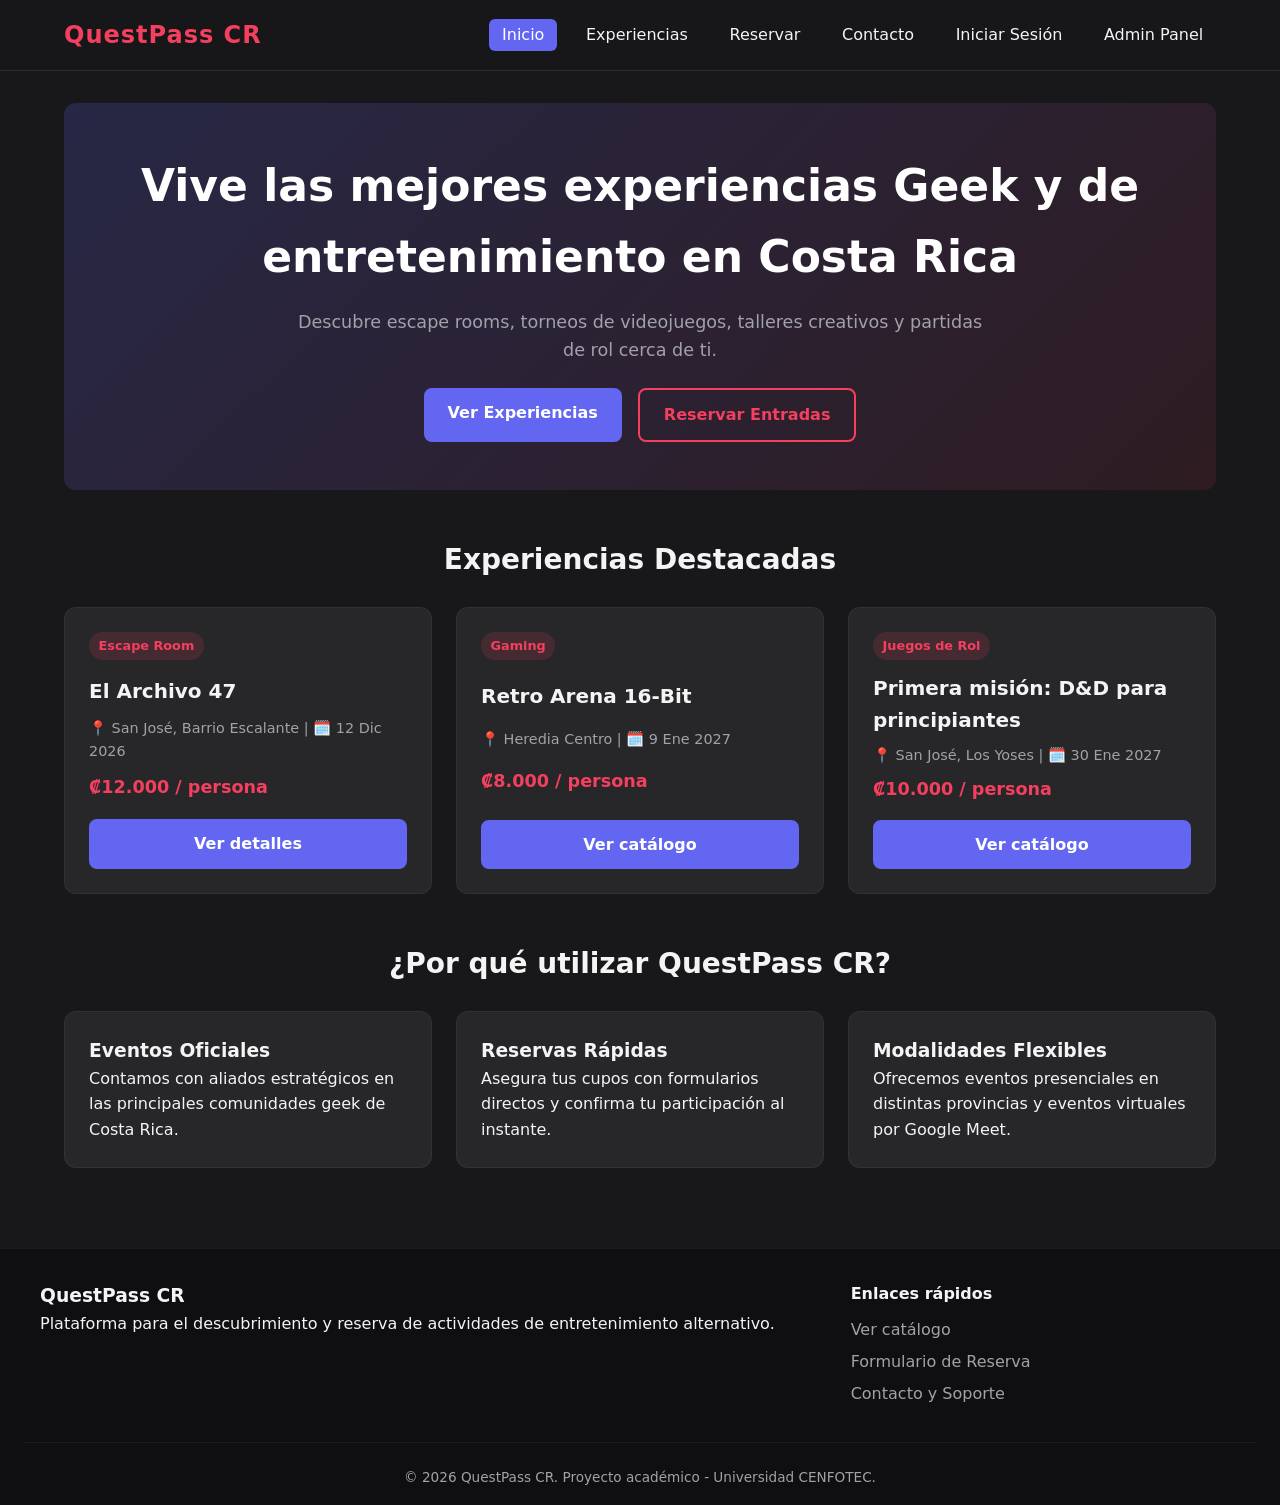
<file: index.html>
<!DOCTYPE html>
<html lang="es">
<head>
    <meta charset="UTF-8">
    <meta name="viewport" content="width=device-width, initial-scale=1.0">
    <title>QuestPass CR - Inicio</title>
    <link rel="stylesheet" href="css/styles.css">
</head>
<body>

    <!-- Header y Navegación -->
    <header class="main-header">
        <div class="header-container">
            <a href="index.html" class="brand-logo">QuestPass CR</a>
            
            <nav class="main-nav" aria-label="Navegación principal">
                <ul>
                    <li><a href="index.html" class="active">Inicio</a></li>
                    <li><a href="experiencias.html">Experiencias</a></li>
                    <li><a href="reservar.html">Reservar</a></li>
                    <li><a href="contacto.html">Contacto</a></li>
                    <li><a href="login.html">Iniciar Sesión</a></li>
                    <li><a href="admin.html">Admin Panel</a></li>
                </ul>
            </nav>
        </div>
    </header>

    <!-- Contenido Principal -->
    <main>
        <!-- Hero Section -->
        <section class="hero-section">
            <div class="hero-content">
                <h1>Vive las mejores experiencias Geek y de entretenimiento en Costa Rica</h1>
                <p>Descubre escape rooms, torneos de videojuegos, talleres creativos y partidas de rol cerca de ti.</p>
                <div class="hero-buttons">
                    <a href="experiencias.html" class="btn btn-primary">Ver Experiencias</a>
                    <a href="reservar.html" class="btn btn-secondary">Reservar Entradas</a>
                </div>
            </div>
        </section>

        <!-- Experiencias Destacadas -->
        <section class="featured-section">
            <h2>Experiencias Destacadas</h2>
            <div class="grid-container">
                
                <article class="card">
                    <span class="badge">Escape Room</span>
                    <h3>El Archivo 47</h3>
                    <p class="card-info">📍 San José, Barrio Escalante | 🗓️ 12 Dic 2026</p>
                    <p class="card-price">₡12.000 / persona</p>
                    <a href="detalle.html" class="btn btn-card">Ver detalles</a>
                </article>

                <article class="card">
                    <span class="badge">Gaming</span>
                    <h3>Retro Arena 16-Bit</h3>
                    <p class="card-info">📍 Heredia Centro | 🗓️ 9 Ene 2027</p>
                    <p class="card-price">₡8.000 / persona</p>
                    <a href="experiencias.html" class="btn btn-card">Ver catálogo</a>
                </article>

                <article class="card">
                    <span class="badge">Juegos de Rol</span>
                    <h3>Primera misión: D&D para principiantes</h3>
                    <p class="card-info">📍 San José, Los Yoses | 🗓️ 30 Ene 2027</p>
                    <p class="card-price">₡10.000 / persona</p>
                    <a href="experiencias.html" class="btn btn-card">Ver catálogo</a>
                </article>

            </div>
        </section>

        <!-- Información Sobre la Plataforma -->
        <section class="about-section">
            <h2>¿Por qué utilizar QuestPass CR?</h2>
            <div class="features-grid">
                <article class="feature-item">
                    <h3>Eventos Oficiales</h3>
                    <p>Contamos con aliados estratégicos en las principales comunidades geek de Costa Rica.</p>
                </article>
                <article class="feature-item">
                    <h3>Reservas Rápidas</h3>
                    <p>Asegura tus cupos con formularios directos y confirma tu participación al instante.</p>
                </article>
                <article class="feature-item">
                    <h3>Modalidades Flexibles</h3>
                    <p>Ofrecemos eventos presenciales en distintas provincias y eventos virtuales por Google Meet.</p>
                </article>
            </div>
        </section>
    </main>

    <!-- Pie de Página -->
    <footer class="main-footer">
        <div class="footer-container">
            <div class="footer-info">
                <h3>QuestPass CR</h3>
                <p>Plataforma para el descubrimiento y reserva de actividades de entretenimiento alternativo.</p>
            </div>
            <div class="footer-links">
                <h4>Enlaces rápidos</h4>
                <ul>
                    <li><a href="experiencias.html">Ver catálogo</a></li>
                    <li><a href="reservar.html">Formulario de Reserva</a></li>
                    <li><a href="contacto.html">Contacto y Soporte</a></li>
                </ul>
            </div>
        </div>
        <div class="footer-bottom">
            <p>&copy; 2026 QuestPass CR. Proyecto académico - Universidad CENFOTEC.</p>
        </div>
    </footer>

</body>
</html>
</file>
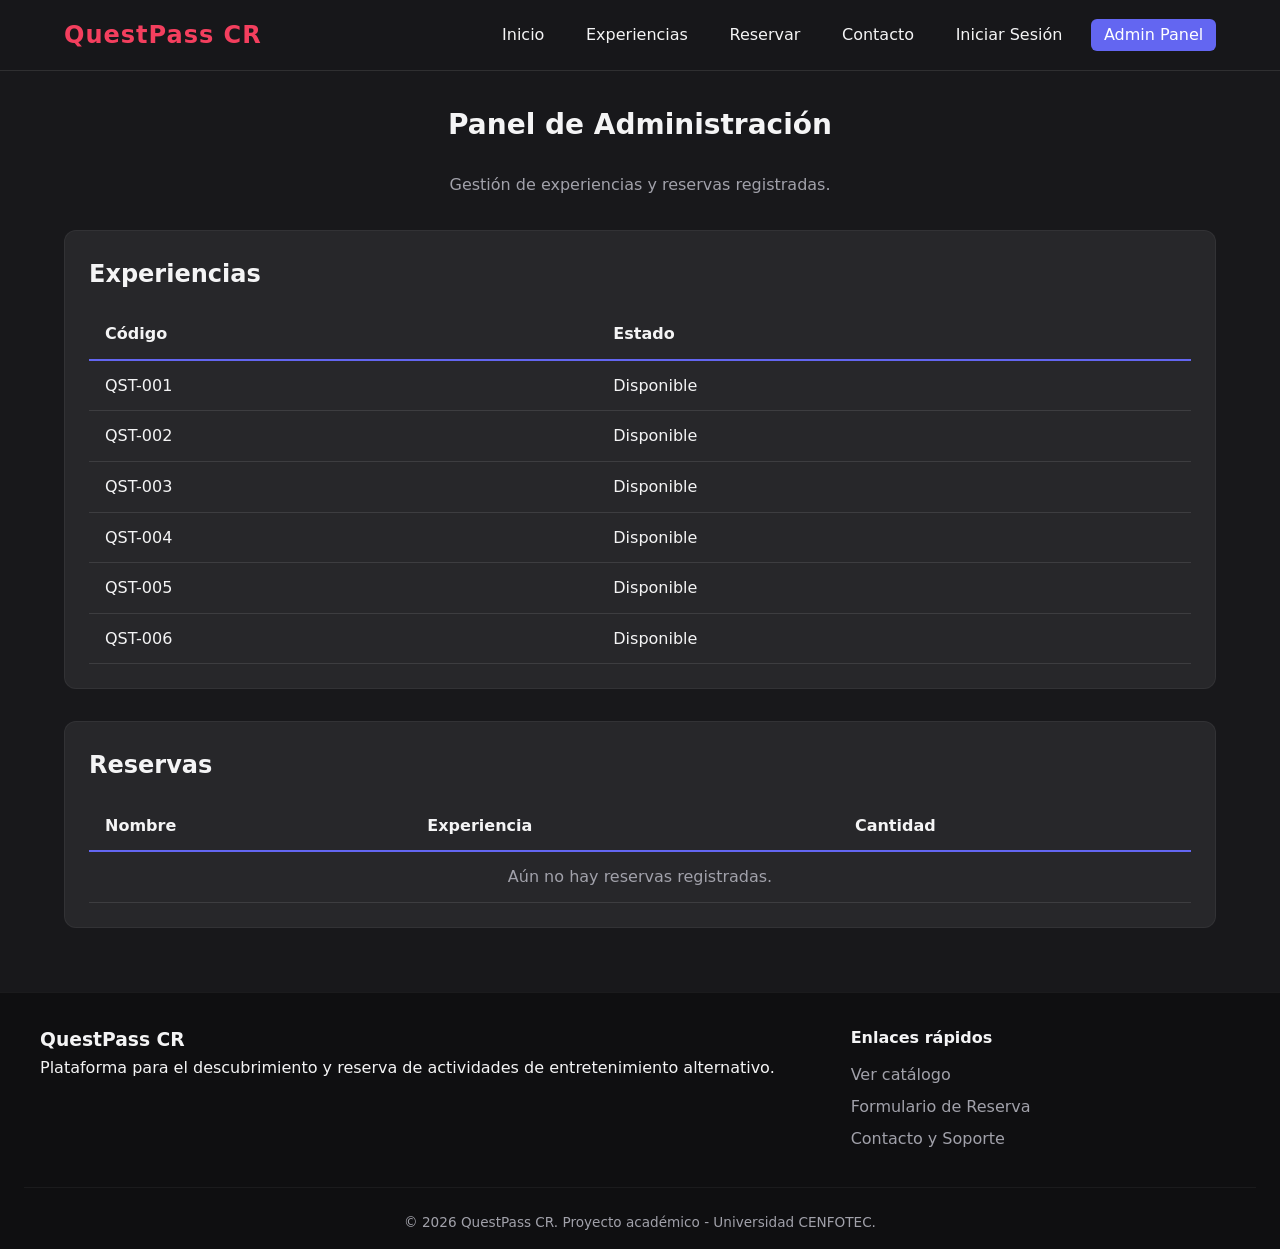
<file: admin.html>
<!DOCTYPE html>
<html lang="es">

<head>
    <meta charset="UTF-8">
    <meta name="viewport" content="width=device-width, initial-scale=1.0">
    <title>QuestPass CR - Panel de Administración</title>
    <link rel="stylesheet" href="css/styles.css">
</head>

<body>

    <!-- Header y Navegación -->
    <header class="main-header">
        <div class="header-container">
            <a href="index.html" class="brand-logo">QuestPass CR</a>

            <nav class="main-nav" aria-label="Navegación principal">
                <ul>
                    <li><a href="index.html">Inicio</a></li>
                    <li><a href="experiencias.html">Experiencias</a></li>
                    <li><a href="reservar.html">Reservar</a></li>
                    <li><a href="contacto.html">Contacto</a></li>
                    <li><a href="login.html">Iniciar Sesión</a></li>
                    <li><a href="admin.html" class="active">Admin Panel</a></li>
                </ul>
            </nav>
        </div>
    </header>


    <main>
        <section class="catalog-header">
            <h1>Panel de Administración</h1>
            <p>Gestión de experiencias y reservas registradas.</p>
        </section>

        <div class="admin-grid">
            <!-- Tabla de Experiencias -->
            <section class="card">
                <h2>Experiencias</h2>
                <div class="table-container">
                    <table class="data-table">
                        <thead>
                            <tr>
                                <th>Código</th>
                                <th>Estado</th>
                            </tr>
                        </thead>
                        <tbody>
                            <tr>
                                <td>QST-001</td>
                                <td>Disponible</td>
                            </tr>
                            <tr>
                                <td>QST-002</td>
                                <td>Disponible</td>
                            </tr>
                            <tr>
                                <td>QST-003</td>
                                <td>Disponible</td>
                            </tr>
                            <tr>
                                <td>QST-004</td>
                                <td>Disponible</td>
                            </tr>
                            <tr>
                                <td>QST-005</td>
                                <td>Disponible</td>
                            </tr>
                            <tr>
                                <td>QST-006</td>
                                <td>Disponible</td>
                            </tr>
                        </tbody>
                    </table>
                </div>
            </section>

            <!-- Tabla de Reservas -->
            <section class="card">
                <h2>Reservas</h2>
                <div class="table-container">
                    <table class="data-table">
                        <thead>
                            <tr>
                                <th>Nombre</th>
                                <th>Experiencia</th>
                                <th>Cantidad</th>
                            </tr>
                        </thead>
                        <tbody>
                            <tr>
                                <td colspan="3" class="empty-table-msg">
                                    Aún no hay reservas registradas.
                                </td>
                            </tr>
                        </tbody>
                    </table>
                </div>
            </section>
        </div>
    </main>
    <!-- Pie de Página -->
    <footer class="main-footer">
        <div class="footer-container">
            <div class="footer-info">
                <h3>QuestPass CR</h3>
                <p>Plataforma para el descubrimiento y reserva de actividades de entretenimiento alternativo.</p>
            </div>
            <div class="footer-links">
                <h4>Enlaces rápidos</h4>
                <ul>
                    <li><a href="experiencias.html">Ver catálogo</a></li>
                    <li><a href="reservar.html">Formulario de Reserva</a></li>
                    <li><a href="contacto.html">Contacto y Soporte</a></li>
                </ul>
            </div>
        </div>
        <div class="footer-bottom">
            <p>&copy; 2026 QuestPass CR. Proyecto académico - Universidad CENFOTEC.</p>
        </div>
    </footer>

</body>

</html>
</file>
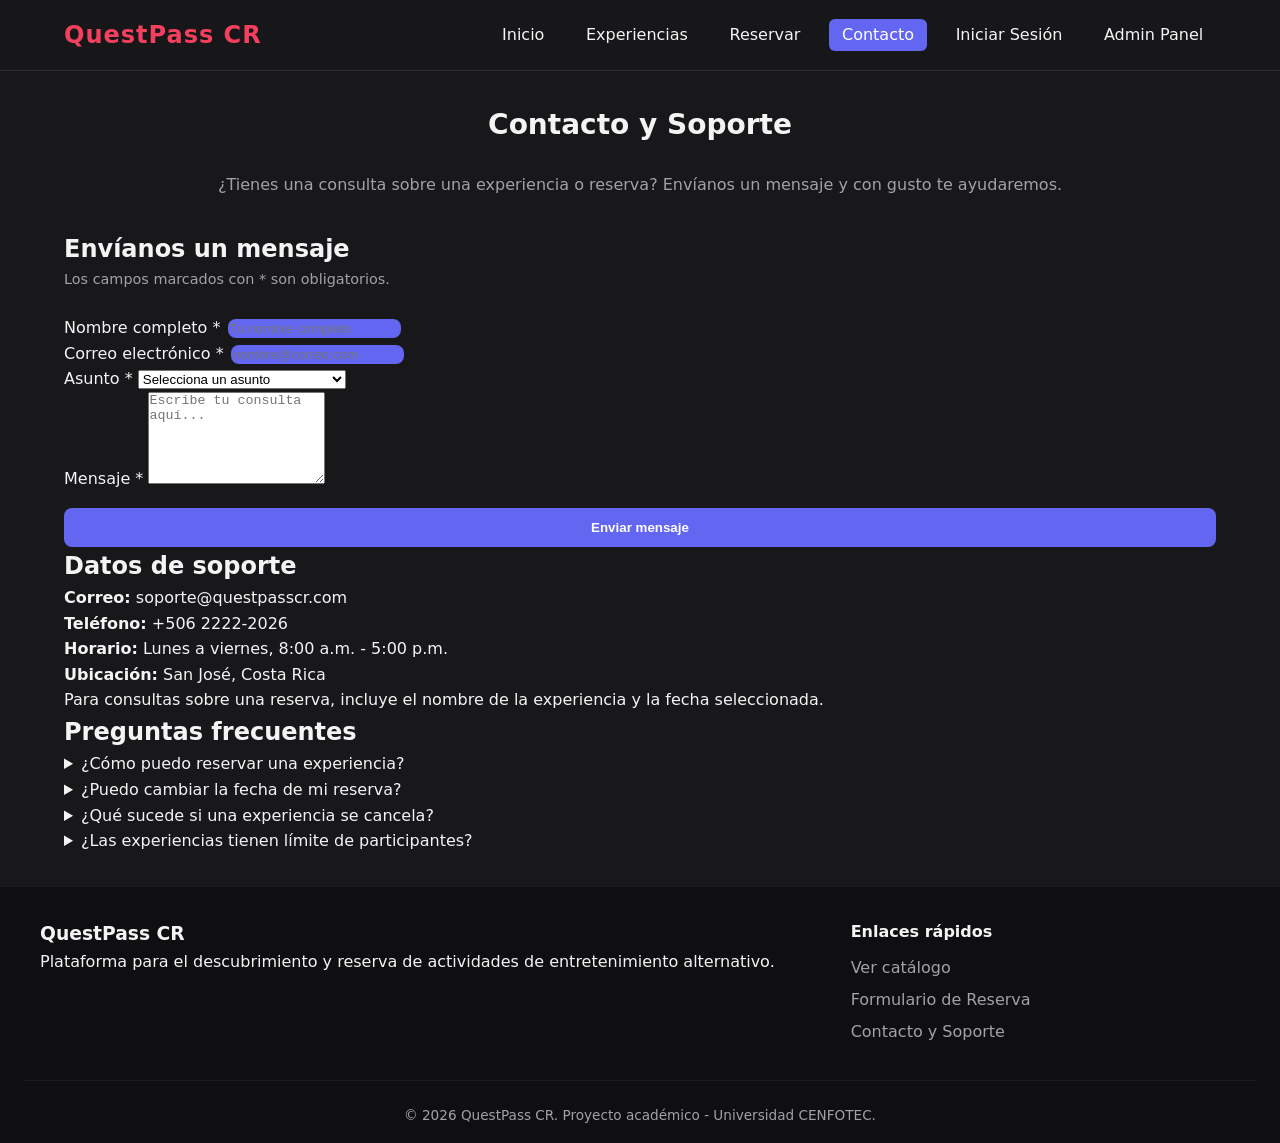
<file: contacto.html>
<!DOCTYPE html>
<html lang="es">
<head>
    <meta charset="UTF-8">
    <meta name="viewport" content="width=device-width, initial-scale=1.0">
    <title>QuestPass CR - Contacto y Soporte</title>
    <link rel="stylesheet" href="css/styles.css">
</head>
<body>
    <header class="main-header">
        <div class="header-container">
            <a href="index.html" class="brand-logo">QuestPass CR</a>
            <nav class="main-nav" aria-label="Navegación principal">
                <ul>
                    <li><a href="index.html">Inicio</a></li>
                    <li><a href="experiencias.html">Experiencias</a></li>
                    <li><a href="reservar.html">Reservar</a></li>
                    <li><a href="contacto.html" class="active">Contacto</a></li>
                    <li><a href="login.html">Iniciar Sesión</a></li>
                    <li><a href="admin.html">Admin Panel</a></li>
                </ul>
            </nav>
        </div>
    </header>

    <main>
        <section class="catalog-header">
            <h1>Contacto y Soporte</h1>
            <p>¿Tienes una consulta sobre una experiencia o reserva? Envíanos un mensaje y con gusto te ayudaremos.</p>
        </section>

        <div class="contact-layout">
            <section class="form-card" aria-labelledby="titulo-contacto">
                <h2 id="titulo-contacto">Envíanos un mensaje</h2>
                <p class="form-intro">Los campos marcados con * son obligatorios.</p>

                <form action="#" method="post" class="site-form">
                    <div class="form-group">
                        <label for="nombre">Nombre completo *</label>
                        <input type="text" id="nombre" name="nombre" autocomplete="name" placeholder="Tu nombre completo" required>
                    </div>

                    <div class="form-group">
                        <label for="correo">Correo electrónico *</label>
                        <input type="email" id="correo" name="correo" autocomplete="email" placeholder="nombre@correo.com" required>
                    </div>

                    <div class="form-group">
                        <label for="asunto">Asunto *</label>
                        <select id="asunto" name="asunto" required>
                            <option value="" selected disabled>Selecciona un asunto</option>
                            <option value="reserva">Consulta sobre una reserva</option>
                            <option value="experiencia">Información de una experiencia</option>
                            <option value="pago">Consulta de pago</option>
                            <option value="soporte">Soporte técnico</option>
                            <option value="otro">Otro</option>
                        </select>
                    </div>

                    <div class="form-group">
                        <label for="mensaje">Mensaje *</label>
                        <textarea id="mensaje" name="mensaje" rows="6" placeholder="Escribe tu consulta aquí..." required></textarea>
                    </div>

                    <button type="submit" class="btn btn-primary form-submit">Enviar mensaje</button>
                </form>
            </section>

            <aside class="support-card" aria-labelledby="titulo-soporte">
                <h2 id="titulo-soporte">Datos de soporte</h2>
                <p><strong>Correo:</strong> soporte@questpasscr.com</p>
                <p><strong>Teléfono:</strong> +506 2222-2026</p>
                <p><strong>Horario:</strong> Lunes a viernes, 8:00 a.m. - 5:00 p.m.</p>
                <p><strong>Ubicación:</strong> San José, Costa Rica</p>
                <p class="support-note">Para consultas sobre una reserva, incluye el nombre de la experiencia y la fecha seleccionada.</p>
            </aside>
        </div>

        <section class="faq-section" aria-labelledby="titulo-faq">
            <h2 id="titulo-faq">Preguntas frecuentes</h2>
            <div class="faq-list">
                <details>
                    <summary>¿Cómo puedo reservar una experiencia?</summary>
                    <p>Ingresa a la sección Reservar, selecciona la experiencia, la fecha y la cantidad de entradas. Luego completa tus datos y confirma la solicitud.</p>
                </details>
                <details>
                    <summary>¿Puedo cambiar la fecha de mi reserva?</summary>
                    <p>Sí. Comunícate con soporte indicando los datos de tu reserva. Los cambios dependen de la disponibilidad de la experiencia.</p>
                </details>
                <details>
                    <summary>¿Qué sucede si una experiencia se cancela?</summary>
                    <p>QuestPass CR notificará a las personas registradas por correo electrónico y brindará información sobre reprogramación o alternativas disponibles.</p>
                </details>
                <details>
                    <summary>¿Las experiencias tienen límite de participantes?</summary>
                    <p>Sí. Cada actividad tiene una capacidad distinta. Puedes consultar el rango de participantes en el catálogo de experiencias.</p>
                </details>
            </div>
        </section>
    </main>

    <footer class="main-footer">
        <div class="footer-container">
            <div class="footer-info">
                <h3>QuestPass CR</h3>
                <p>Plataforma para el descubrimiento y reserva de actividades de entretenimiento alternativo.</p>
            </div>
            <div class="footer-links">
                <h4>Enlaces rápidos</h4>
                <ul>
                    <li><a href="experiencias.html">Ver catálogo</a></li>
                    <li><a href="reservar.html">Formulario de Reserva</a></li>
                    <li><a href="contacto.html">Contacto y Soporte</a></li>
                </ul>
            </div>
        </div>
        <div class="footer-bottom">
            <p>&copy; 2026 QuestPass CR. Proyecto académico - Universidad CENFOTEC.</p>
        </div>
    </footer>
</body>
</html>
</file>
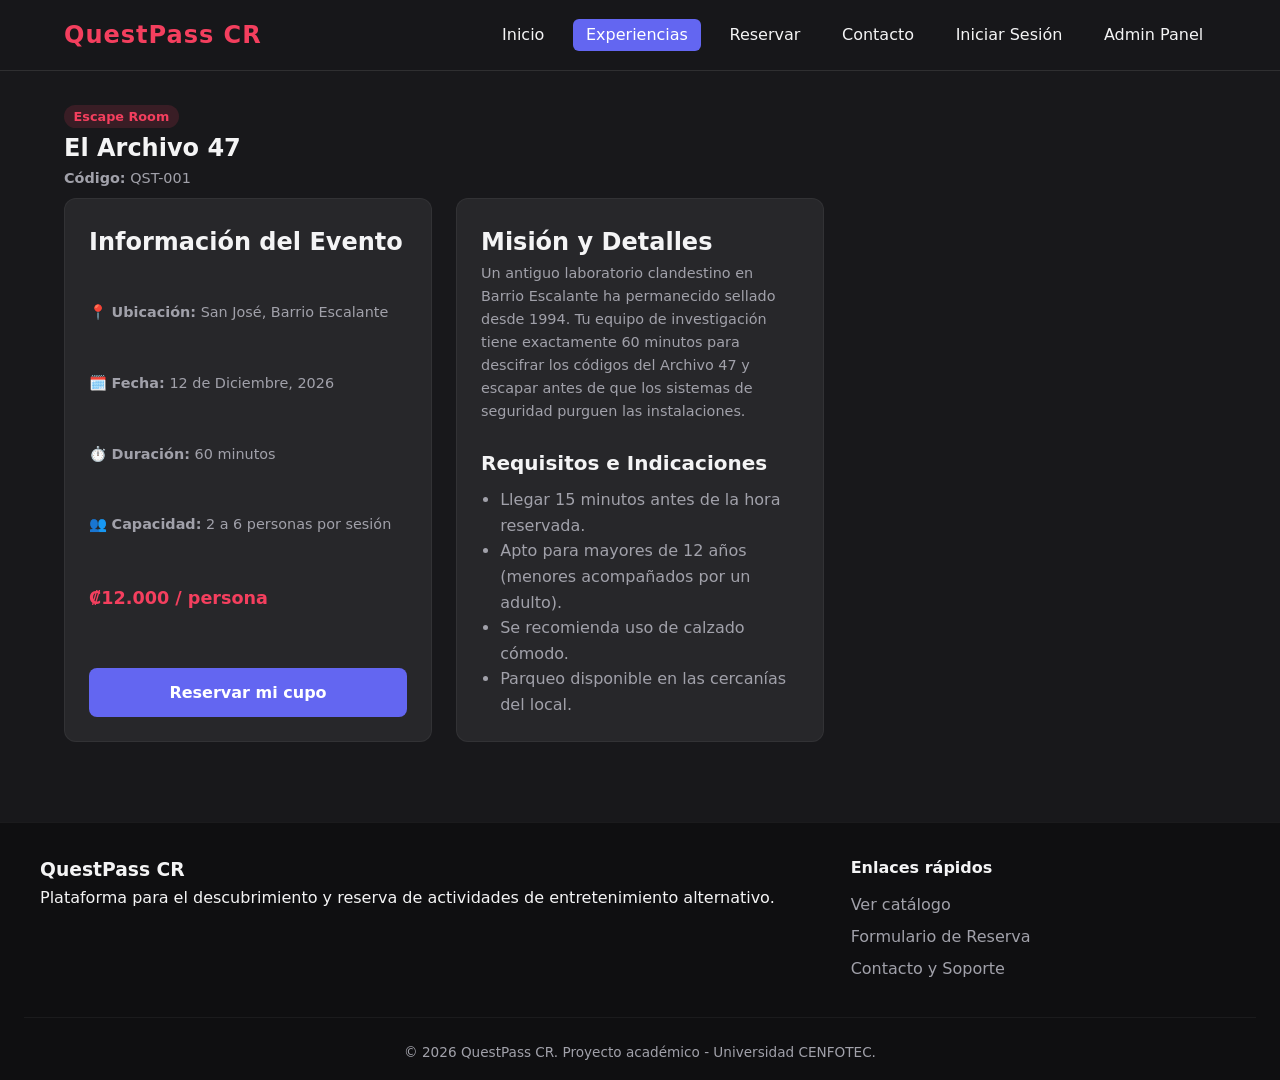
<file: detalle.html>
<!DOCTYPE html>
<html lang="es">
<head>
    <meta charset="UTF-8">
    <meta name="viewport" content="width=device-width, initial-scale=1.0">
    <title>QuestPass CR - Detalle: El Archivo 47</title>
    <link rel="stylesheet" href="css/styles.css">
</head>
<body>

    <!-- header y navegacion -->
    <header class="main-header">
        <div class="header-container">
            <a href="index.html" class="brand-logo">QuestPass CR</a>
            
            <nav class="main-nav" aria-label="Navegación principal">
                <ul>
                    <li><a href="index.html">Inicio</a></li>
                    <li><a href="experiencias.html" class="active">Experiencias</a></li>
                    <li><a href="reservar.html">Reservar</a></li>
                    <li><a href="contacto.html">Contacto</a></li>
                    <li><a href="login.html">Iniciar Sesión</a></li>
                    <li><a href="admin.html">Admin Panel</a></li>
                </ul>
            </nav>
        </div>
    </header>

    <!-- contenido principal -->
    <main>
        <!-- detalle de la experiencia -->
        <article class="detail-section">
            <header class="detail-header">
                <span class="badge">Escape Room</span>
                <h1>El Archivo 47</h1>
                <p class="card-info"><strong>Código:</strong> QST-001</p>
            </header>

            <div class="grid-container">
                <!-- informacion clave -->
                <section class="card">
                    <h2>Información del Evento</h2>
                    <p class="card-info">📍 <strong>Ubicación:</strong> San José, Barrio Escalante</p>
                    <p class="card-info">🗓️ <strong>Fecha:</strong> 12 de Diciembre, 2026</p>
                    <p class="card-info">⏱️ <strong>Duración:</strong> 60 minutos</p>
                    <p class="card-info">👥 <strong>Capacidad:</strong> 2 a 6 personas por sesión</p>
                    <p class="card-price">₡12.000 / persona</p>
                    <a href="reservar.html" class="btn btn-primary" style="text-align: center; margin-top: 1rem;">Reservar mi cupo</a>
                </section>

                <!-- descripcion y requisitos -->
                <section class="card">
                    <h2>Misión y Detalles</h2>
                    <p class="card-info">Un antiguo laboratorio clandestino en Barrio Escalante ha permanecido sellado desde 1994. Tu equipo de investigación tiene exactamente 60 minutos para descifrar los códigos del Archivo 47 y escapar antes de que los sistemas de seguridad purguen las instalaciones.</p>
                    
                    <h3 style="margin-top: 1rem; margin-bottom: 0.5rem;">Requisitos e Indicaciones</h3>
                    <ul style="color: var(--text-muted); padding-left: 1.2rem;">
                        <li>Llegar 15 minutos antes de la hora reservada.</li>
                        <li>Apto para mayores de 12 años (menores acompañados por un adulto).</li>
                        <li>Se recomienda uso de calzado cómodo.</li>
                        <li>Parqueo disponible en las cercanías del local.</li>
                    </ul>
                </section>
            </div>
        </article>
    </main>

    <!-- footer -->
    <footer class="main-footer">
        <div class="footer-container">
            <div class="footer-info">
                <h3>QuestPass CR</h3>
                <p>Plataforma para el descubrimiento y reserva de actividades de entretenimiento alternativo.</p>
            </div>
            <div class="footer-links">
                <h4>Enlaces rápidos</h4>
                <ul>
                    <li><a href="experiencias.html">Ver catálogo</a></li>
                    <li><a href="reservar.html">Formulario de Reserva</a></li>
                    <li><a href="contacto.html">Contacto y Soporte</a></li>
                </ul>
            </div>
        </div>
        <div class="footer-bottom">
            <p>&copy; 2026 QuestPass CR. Proyecto académico - Universidad CENFOTEC.</p>
        </div>
    </footer>

</body>
</html>
</file>
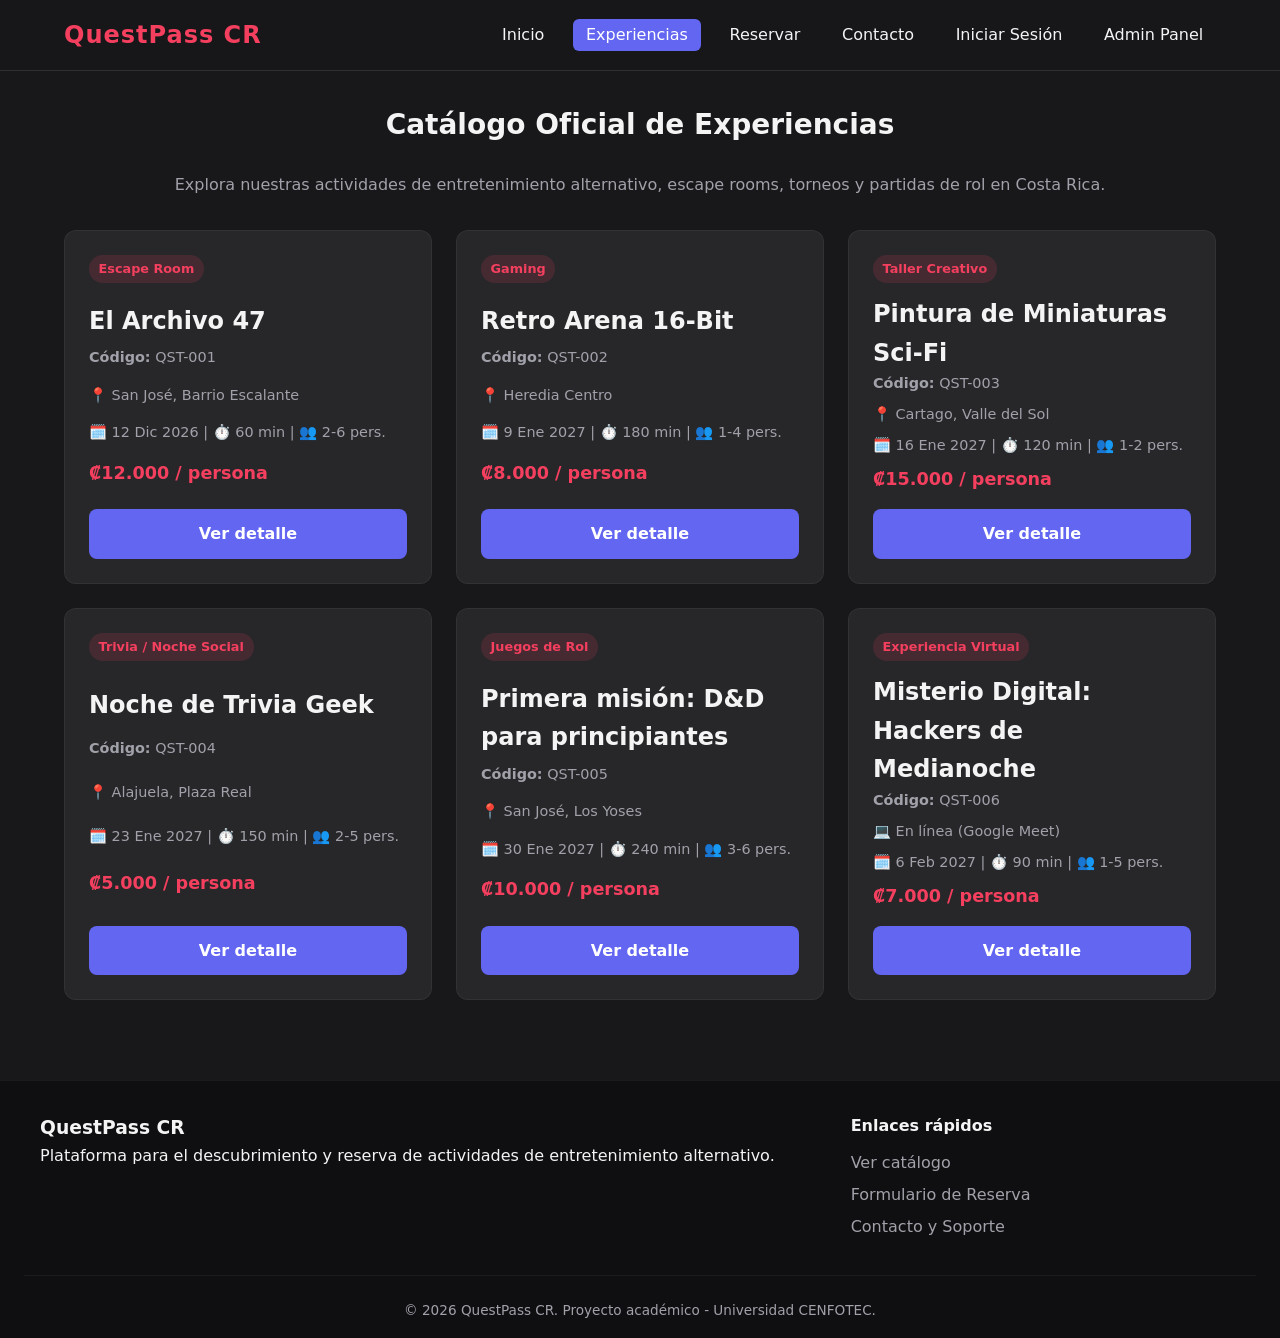
<file: experiencias.html>
<!DOCTYPE html>
<html lang="es">

<head>
    <meta charset="UTF-8">
    <meta name="viewport" content="width=device-width, initial-scale=1.0">
    <title>QuestPass CR - Catálogo de Experiencias</title>
    <link rel="stylesheet" href="css/styles.css">
</head>

<body>

    <!-- Header y Navegación -->
    <header class="main-header">
        <div class="header-container">
            <a href="index.html" class="brand-logo">QuestPass CR</a>

            <nav class="main-nav" aria-label="Navegación principal">
                <ul>
                    <li><a href="index.html">Inicio</a></li>
                    <li><a href="experiencias.html" class="active">Experiencias</a></li>
                    <li><a href="reservar.html">Reservar</a></li>
                    <li><a href="contacto.html">Contacto</a></li>
                    <li><a href="login.html">Iniciar Sesión</a></li>
                    <li><a href="admin.html">Admin Panel</a></li>
                </ul>
            </nav>
        </div>
    </header>

    <!-- Contenido Principal -->
    <main>
        <!-- Encabezado del Catálogo -->
        <section class="catalog-header">
            <h1>Catálogo Oficial de Experiencias</h1>
            <p>Explora nuestras actividades de entretenimiento alternativo, escape rooms, torneos y partidas de rol en
                Costa Rica.</p>
        </section>

        <!-- Lista de Experiencias -->
        <div class="catalog-section">
            <div class="grid-container">

                <!-- QST-001 -->
                <article class="card">
                    <span class="badge">Escape Room</span>
                    <h2>El Archivo 47</h2>
                    <p class="card-info"><strong>Código:</strong> QST-001</p>
                    <p class="card-info">📍 San José, Barrio Escalante</p>
                    <p class="card-info">🗓️ 12 Dic 2026 | ⏱️ 60 min | 👥 2-6 pers.</p>
                    <p class="card-price">₡12.000 / persona</p>
                    <a href="detalle.html" class="btn btn-card">Ver detalle</a>
                </article>

                <!-- QST-002 -->
                <article class="card">
                    <span class="badge">Gaming</span>
                    <h2>Retro Arena 16-Bit</h2>
                    <p class="card-info"><strong>Código:</strong> QST-002</p>
                    <p class="card-info">📍 Heredia Centro</p>
                    <p class="card-info">🗓️ 9 Ene 2027 | ⏱️ 180 min | 👥 1-4 pers.</p>
                    <p class="card-price">₡8.000 / persona</p>
                    <a href="detalle.html" class="btn btn-card">Ver detalle</a>
                </article>

                <!-- QST-003 -->
                <article class="card">
                    <span class="badge">Taller Creativo</span>
                    <h2>Pintura de Miniaturas Sci-Fi</h2>
                    <p class="card-info"><strong>Código:</strong> QST-003</p>
                    <p class="card-info">📍 Cartago, Valle del Sol</p>
                    <p class="card-info">🗓️ 16 Ene 2027 | ⏱️ 120 min | 👥 1-2 pers.</p>
                    <p class="card-price">₡15.000 / persona</p>
                    <a href="detalle.html" class="btn btn-card">Ver detalle</a>
                </article>

                <!-- QST-004 -->
                <article class="card">
                    <span class="badge">Trivia / Noche Social</span>
                    <h2>Noche de Trivia Geek</h2>
                    <p class="card-info"><strong>Código:</strong> QST-004</p>
                    <p class="card-info">📍 Alajuela, Plaza Real</p>
                    <p class="card-info">🗓️ 23 Ene 2027 | ⏱️ 150 min | 👥 2-5 pers.</p>
                    <p class="card-price">₡5.000 / persona</p>
                    <a href="detalle.html" class="btn btn-card">Ver detalle</a>
                </article>

                <!-- QST-005 -->
                <article class="card">
                    <span class="badge">Juegos de Rol</span>
                    <h2>Primera misión: D&D para principiantes</h2>
                    <p class="card-info"><strong>Código:</strong> QST-005</p>
                    <p class="card-info">📍 San José, Los Yoses</p>
                    <p class="card-info">🗓️ 30 Ene 2027 | ⏱️ 240 min | 👥 3-6 pers.</p>
                    <p class="card-price">₡10.000 / persona</p>
                    <a href="detalle.html" class="btn btn-card">Ver detalle</a>
                </article>

                <!-- QST-006 -->
                <article class="card">
                    <span class="badge">Experiencia Virtual</span>
                    <h2>Misterio Digital: Hackers de Medianoche</h2>
                    <p class="card-info"><strong>Código:</strong> QST-006</p>
                    <p class="card-info">💻 En línea (Google Meet)</p>
                    <p class="card-info">🗓️ 6 Feb 2027 | ⏱️ 90 min | 👥 1-5 pers.</p>
                    <p class="card-price">₡7.000 / persona</p>
                    <a href="detalle.html" class="btn btn-card">Ver detalle</a>
                </article>

            </div>
        </div>
    </main>

    <!-- Pie de Página -->
    <footer class="main-footer">
        <div class="footer-container">
            <div class="footer-info">
                <h3>QuestPass CR</h3>
                <p>Plataforma para el descubrimiento y reserva de actividades de entretenimiento alternativo.</p>
            </div>
            <div class="footer-links">
                <h4>Enlaces rápidos</h4>
                <ul>
                    <li><a href="experiencias.html">Ver catálogo</a></li>
                    <li><a href="reservar.html">Formulario de Reserva</a></li>
                    <li><a href="contacto.html">Contacto y Soporte</a></li>
                </ul>
            </div>
        </div>
        <div class="footer-bottom">
            <p>&copy; 2026 QuestPass CR. Proyecto académico - Universidad CENFOTEC.</p>
        </div>
    </footer>

</body>

</html>
</file>
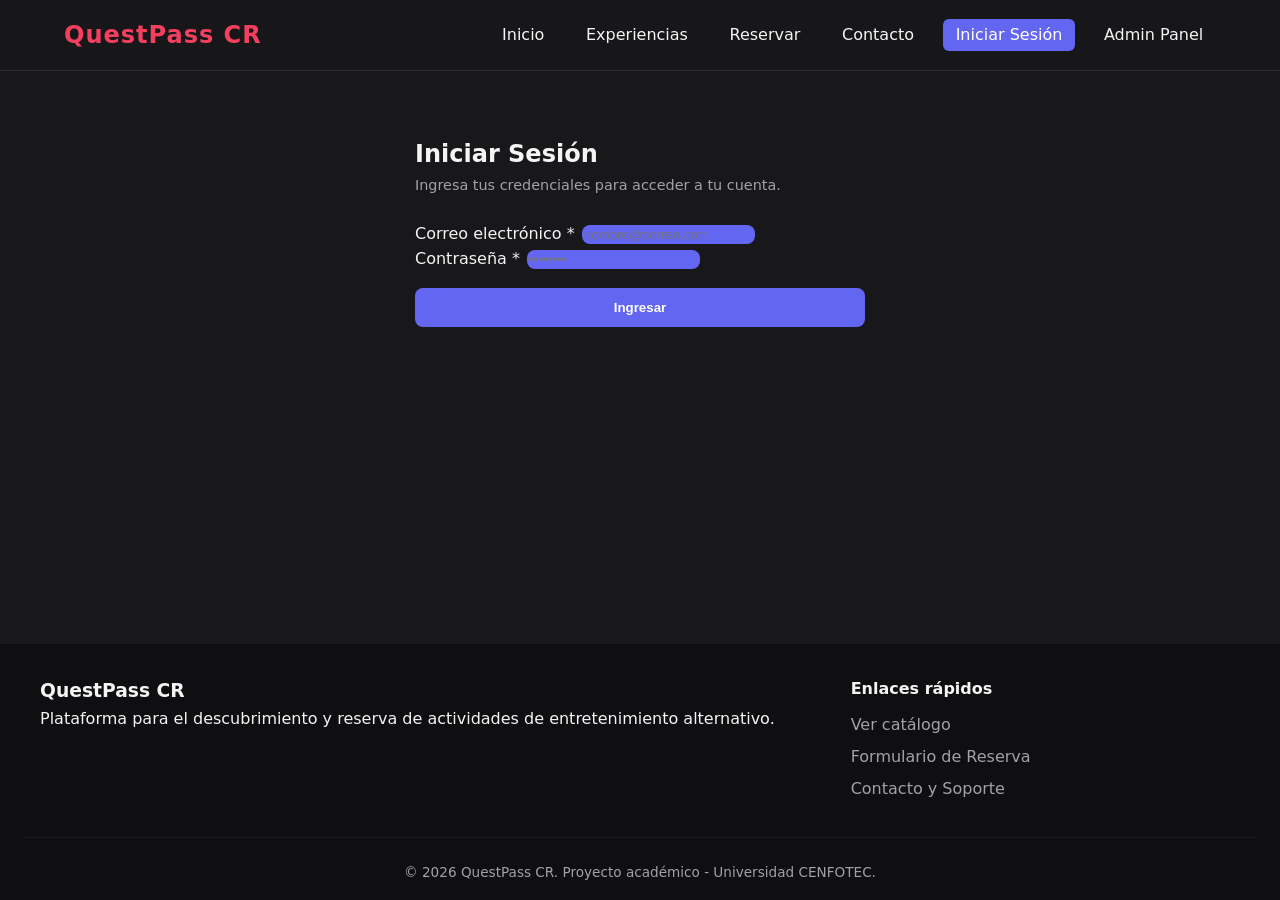
<file: login.html>
<!DOCTYPE html>
<html lang="es">

<head>
    <meta charset="UTF-8">
    <meta name="viewport" content="width=device-width, initial-scale=1.0">
    <title>QuestPass CR - Iniciar Sesión</title>
    <link rel="stylesheet" href="css/styles.css">
</head>

<body>

    <!-- Header y Navegación -->
    <header class="main-header">
        <div class="header-container">
            <a href="index.html" class="brand-logo">QuestPass CR</a>

            <nav class="main-nav" aria-label="Navegación principal">
                <ul>
                    <li><a href="index.html">Inicio</a></li>
                    <li><a href="experiencias.html">Experiencias</a></li>
                    <li><a href="reservar.html">Reservar</a></li>
                    <li><a href="contacto.html">Contacto</a></li>
                    <li><a href="login.html" class="active">Iniciar Sesión</a></li>
                    <li><a href="admin.html">Admin Panel</a></li>
                </ul>
            </nav>
        </div>
    </header>


    <main>
        <section class="form-card login-card" aria-labelledby="titulo-login">
            <h1 id="titulo-login">Iniciar Sesión</h1>
            <p class="form-intro">Ingresa tus credenciales para acceder a tu cuenta.</p>

            <form action="#" method="post" class="site-form">
                <div class="form-group">
                    <label for="correo">Correo electrónico *</label>
                    <input type="email" id="correo" name="correo" autocomplete="email" placeholder="nombre@correo.com"
                        required>
                </div>

                <div class="form-group">
                    <label for="password">Contraseña *</label>
                    <input type="password" id="password" name="password" autocomplete="current-password"
                        placeholder="••••••••" required>
                </div>

                <button type="submit" class="btn btn-primary form-submit">Ingresar</button>
            </form>
        </section>
    </main>

    <!-- Pie de Página -->
    <footer class="main-footer">
        <div class="footer-container">
            <div class="footer-info">
                <h3>QuestPass CR</h3>
                <p>Plataforma para el descubrimiento y reserva de actividades de entretenimiento alternativo.</p>
            </div>
            <div class="footer-links">
                <h4>Enlaces rápidos</h4>
                <ul>
                    <li><a href="experiencias.html">Ver catálogo</a></li>
                    <li><a href="reservar.html">Formulario de Reserva</a></li>
                    <li><a href="contacto.html">Contacto y Soporte</a></li>
                </ul>
            </div>
        </div>
        <div class="footer-bottom">
            <p>&copy; 2026 QuestPass CR. Proyecto académico - Universidad CENFOTEC.</p>
        </div>
    </footer>

</body>

</html>
</file>
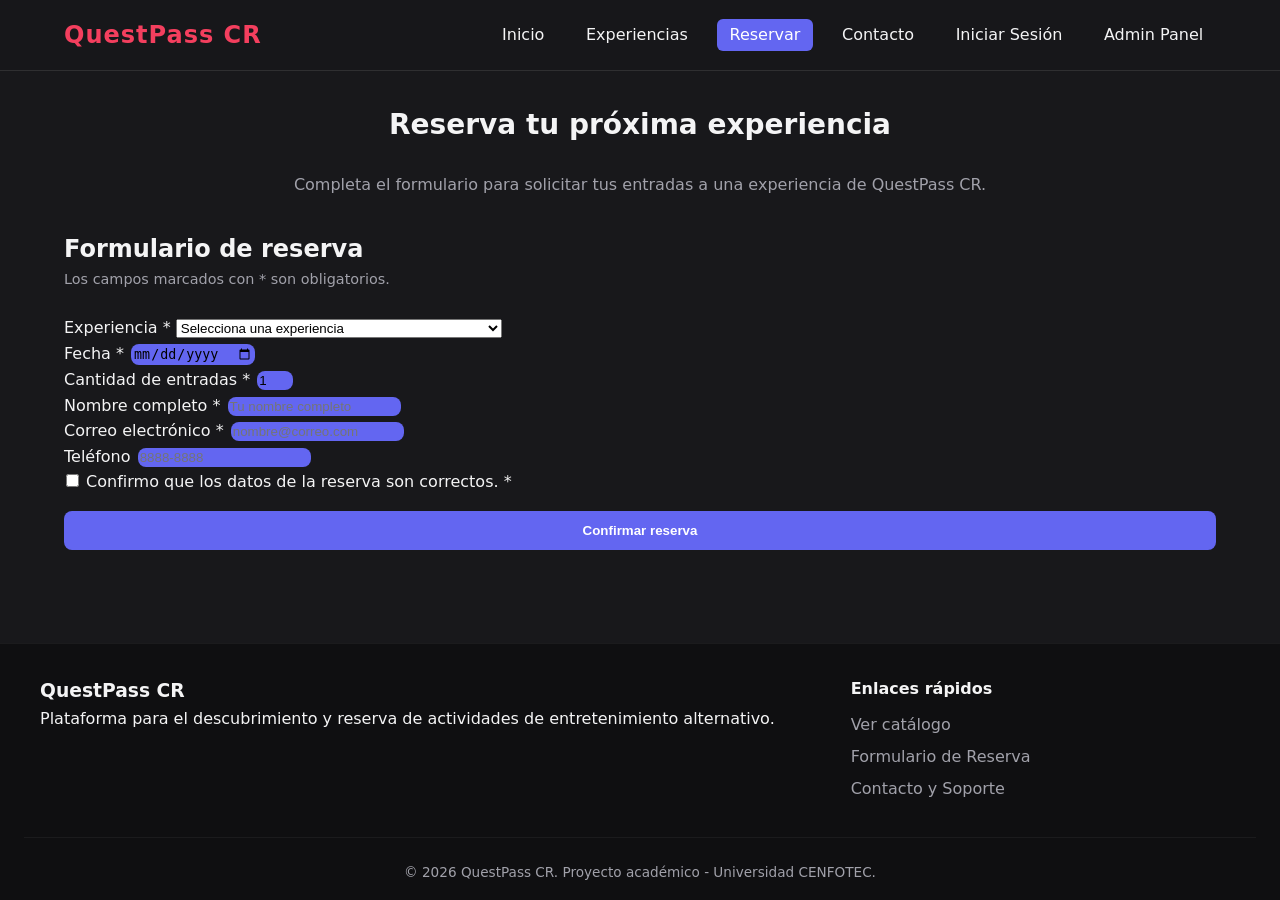
<file: reservar.html>
<!DOCTYPE html>
<html lang="es">
<head>
    <meta charset="UTF-8">
    <meta name="viewport" content="width=device-width, initial-scale=1.0">
    <title>QuestPass CR - Reservar</title>
    <link rel="stylesheet" href="css/styles.css">
</head>
<body>
    <header class="main-header">
        <div class="header-container">
            <a href="index.html" class="brand-logo">QuestPass CR</a>
            <nav class="main-nav" aria-label="Navegación principal">
                <ul>
                    <li><a href="index.html">Inicio</a></li>
                    <li><a href="experiencias.html">Experiencias</a></li>
                    <li><a href="reservar.html" class="active">Reservar</a></li>
                    <li><a href="contacto.html">Contacto</a></li>
                    <li><a href="login.html">Iniciar Sesión</a></li>
                    <li><a href="admin.html">Admin Panel</a></li>
                </ul>
            </nav>
        </div>
    </header>

    <main>
        <section class="catalog-header">
            <h1>Reserva tu próxima experiencia</h1>
            <p>Completa el formulario para solicitar tus entradas a una experiencia de QuestPass CR.</p>
        </section>

        <section class="form-card" aria-labelledby="titulo-reserva">
            <h2 id="titulo-reserva">Formulario de reserva</h2>
            <p class="form-intro">Los campos marcados con * son obligatorios.</p>

            <form action="#" method="post" class="site-form">
                <div class="form-group">
                    <label for="experiencia">Experiencia *</label>
                    <select id="experiencia" name="experiencia" required>
                        <option value="" selected disabled>Selecciona una experiencia</option>
                        <option value="QST-001">QST-001 - El Archivo 47</option>
                        <option value="QST-002">QST-002 - Retro Arena 16-Bit</option>
                        <option value="QST-003">QST-003 - Pintura de Miniaturas Sci-Fi</option>
                        <option value="QST-004">QST-004 - Noche de Trivia Geek</option>
                        <option value="QST-005">QST-005 - Primera misión: D&amp;D para principiantes</option>
                        <option value="QST-006">QST-006 - Misterio Digital: Hackers de Medianoche</option>
                    </select>
                </div>

                <div class="form-row">
                    <div class="form-group">
                        <label for="fecha">Fecha *</label>
                        <input type="date" id="fecha" name="fecha" min="2026-10-11" required>
                    </div>
                    <div class="form-group">
                        <label for="entradas">Cantidad de entradas *</label>
                        <input type="number" id="entradas" name="entradas" min="1" max="6" value="1" required>
                    </div>
                </div>

                <div class="form-row">
                    <div class="form-group">
                        <label for="nombre">Nombre completo *</label>
                        <input type="text" id="nombre" name="nombre" autocomplete="name" placeholder="Tu nombre completo" required>
                    </div>
                    <div class="form-group">
                        <label for="correo">Correo electrónico *</label>
                        <input type="email" id="correo" name="correo" autocomplete="email" placeholder="nombre@correo.com" required>
                    </div>
                </div>

                <div class="form-group">
                    <label for="telefono">Teléfono</label>
                    <input type="tel" id="telefono" name="telefono" autocomplete="tel" placeholder="8888-8888" pattern="[0-9]{4}-?[0-9]{4}">
                </div>

                <div class="form-group checkbox-group">
                    <input type="checkbox" id="terminos" name="terminos" required>
                    <label for="terminos">Confirmo que los datos de la reserva son correctos. *</label>
                </div>

                <button type="submit" class="btn btn-primary form-submit">Confirmar reserva</button>
            </form>
        </section>
    </main>

    <footer class="main-footer">
        <div class="footer-container">
            <div class="footer-info">
                <h3>QuestPass CR</h3>
                <p>Plataforma para el descubrimiento y reserva de actividades de entretenimiento alternativo.</p>
            </div>
            <div class="footer-links">
                <h4>Enlaces rápidos</h4>
                <ul>
                    <li><a href="experiencias.html">Ver catálogo</a></li>
                    <li><a href="reservar.html">Formulario de Reserva</a></li>
                    <li><a href="contacto.html">Contacto y Soporte</a></li>
                </ul>
            </div>
        </div>
        <div class="footer-bottom">
            <p>&copy; 2026 QuestPass CR. Proyecto académico - Universidad CENFOTEC.</p>
        </div>
    </footer>
</body>
</html>
</file>
<file: css/styles.css>
/* variables y reset */
:root {
    --primary-color: #6366f1;
    --primary-dark: #4f46e5;
    --secondary-color: #f43f5e;
    --bg-dark: #18181b;
    --bg-card: #27272a;
    --text-light: #f4f4f5;
    --text-muted: #a1a1aa;
    --accent: #f43f5e;
    --font-main: 'Segoe UI', system-ui, -apple-system, sans-serif;
}


* {
    box-sizing: border-box;
    margin: 0;
    padding: 0;
}

body {
    font-family: var(--font-main);
    background-color: var(--bg-dark);
    color: var(--text-light);
    line-height: 1.6;
    display: flex;
    flex-direction: column;
    min-height: 100vh;
}

:focus-visible {
    outline: 3px solid var(--secondary-color);
    outline-offset: 3px;
}

/* header y navegacion */
.main-header {
    background-color: rgba(24, 24, 27, 0.95);
    border-bottom: 1px solid rgba(255, 255, 255, 0.1);
    position: sticky;
    top: 0;
    z-index: 1000;
}

.header-container {
    max-width: 1200px;
    margin: 0 auto;
    padding: 1rem 1.5rem;
    display: flex;
    flex-direction: column;
    align-items: center;
    gap: 1rem;
}

.brand-logo {
    font-size: 1.5rem;
    font-weight: 800;
    color: var(--secondary-color);
    text-decoration: none;
    letter-spacing: 1px;
}

.main-nav ul {
    display: flex;
    flex-wrap: wrap;
    justify-content: center;
    gap: 1rem;
    list-style: none;
}

.main-nav a {
    color: var(--text-light);
    text-decoration: none;
    font-weight: 500;
    padding: 0.4rem 0.8rem;
    border-radius: 6px;
    transition: background-color 0.2s ease, color 0.2s ease;
}

.main-nav a:hover,
.main-nav a.active {
    background-color: var(--primary-color);
    color: #fff;
}

/* contenido principal */
main {
    flex: 1;
    max-width: 1200px;
    width: 100%;
    margin: 0 auto;
    padding: 2rem 1.5rem;
}

/* hero section */
.hero-section {
    text-align: center;
    padding: 3rem 1rem;
    background: linear-gradient(135deg, rgba(99, 102, 241, 0.2) 0%, rgba(244, 63, 94, 0.1) 100%);
    border-radius: 12px;
    margin-bottom: 3rem;
}

.hero-section h1 {
    font-size: 2rem;
    margin-bottom: 1rem;
    color: #fff;
}

.hero-section p {
    color: var(--text-muted);
    font-size: 1.1rem;
    max-width: 700px;
    margin: 0 auto 1.5rem auto;
}

.hero-buttons {
    display: flex;
    gap: 1rem;
    justify-content: center;
    flex-wrap: wrap;
}

/* botones */
.btn {
    display: inline-block;
    padding: 0.75rem 1.5rem;
    border-radius: 8px;
    font-weight: 600;
    text-decoration: none;
    cursor: pointer;
    border: none;
    transition: transform 0.2s ease, background-color 0.2s ease;
}

.btn:hover {
    transform: translateY(-2px);
}

.btn-primary {
    background-color: var(--primary-color);
    color: #fff;
}

.btn-primary:hover {
    background-color: var(--primary-dark);
}

.btn-secondary {
    background-color: transparent;
    color: var(--secondary-color);
    border: 2px solid var(--secondary-color);
}

.btn-card {
    background-color: var(--primary-color);
    color: #fff;
    width: 100%;
    text-align: center;
    margin-top: 1rem;
}

/* grid y tarjetas */
.featured-section h2, .about-section h2, .catalog-header h1 {
    font-size: 1.75rem;
    margin-bottom: 1.5rem;
    text-align: center;
}

.catalog-header {
    text-align: center;
    margin-bottom: 2rem;
}

.catalog-header p {
    color: var(--text-muted);
}

.grid-container, .features-grid {
    display: grid;
    grid-template-columns: 1fr;
    gap: 1.5rem;
    margin-bottom: 3rem;
}

.card, .feature-item {
    background-color: var(--bg-card);
    border: 1px solid rgba(255, 255, 255, 0.05);
    border-radius: 12px;
    padding: 1.5rem;
    display: flex;
    flex-direction: column;
    justify-content: space-between;
}

.badge {
    align-self: flex-start;
    background-color: rgba(244, 63, 94, 0.15);
    color: var(--secondary-color);
    font-size: 0.8rem;
    font-weight: 700;
    padding: 0.25rem 0.6rem;
    border-radius: 20px;
    margin-bottom: 0.75rem;
}

.card h3 {
    font-size: 1.25rem;
    margin-bottom: 0.5rem;
}

.card-info {
    color: var(--text-muted);
    font-size: 0.9rem;
    margin-bottom: 0.5rem;
}

.card-price {
    font-size: 1.1rem;
    font-weight: 700;
    color: var(--secondary-color);
}

/* footer */
.main-footer {
    background-color: #0f0f11;
    border-top: 1px solid rgba(255, 255, 255, 0.05);
    padding: 2rem 1.5rem 1rem 1.5rem;
    margin-top: auto;
}

.footer-container {
    max-width: 1200px;
    margin: 0 auto;
    display: grid;
    grid-template-columns: 1fr;
    gap: 2rem;
    margin-bottom: 2rem;
}

.footer-links ul {
    list-style: none;
    margin-top: 0.5rem;
}

.footer-links a {
    color: var(--text-muted);
    text-decoration: none;
    line-height: 2;
}

.footer-links a:hover {
    color: var(--secondary-color);
}

.footer-bottom {
    text-align: center;
    padding-top: 1.5rem;
    border-top: 1px solid rgba(255, 255, 255, 0.05);
    color: var(--text-muted);
    font-size: 0.85rem;
}

input{
    border-radius: 8px;
    border:#18181b 0px;
    background-color: var(--primary-color);
    margin: 2px;
    padding: 2px;
}

/* responsive */
@media (min-width: 768px) {
    .header-container {
        flex-direction: row;
        justify-content: space-between;
    }

    .grid-container {
        grid-template-columns: repeat(2, 1fr);
    }

    .features-grid {
        grid-template-columns: repeat(3, 1fr);
    }

    .footer-container {
        grid-template-columns: 2fr 1fr;
    }
}

@media (min-width: 1024px) {
    .grid-container {
        grid-template-columns: repeat(3, 1fr);
    }

    .hero-section h1 {
        font-size: 2.75rem;
    }
}

/* admin layout y tablas */
.admin-grid {
    display: grid;
    grid-template-columns: 1fr;
    gap: 2rem;
    margin-bottom: 2rem;
}

.table-container {
    overflow-x: auto;
    margin-top: 1rem;
}

.data-table {
    width: 100%;
    border-collapse: collapse;
    text-align: left;
}

.data-table th,
.data-table td {
    padding: 0.75rem 1rem;
    border-bottom: 1px solid rgba(255, 255, 255, 0.1);
}

.data-table th {
    border-bottom: 2px solid var(--primary-color);
    color: var(--text-light);
}

.empty-table-msg {
    text-align: center;
    color: var(--text-muted);
    padding: 1.5rem 1rem;
}

/* formulario de login contenedor */
.login-card {
    max-width: 450px;
    margin: 2rem auto;
}

.form-intro {
    color: var(--text-muted);
    font-size: 0.9rem;
    margin-bottom: 1.5rem;
}

.form-submit {
    width: 100%;
    margin-top: 1rem;
}
</file>
